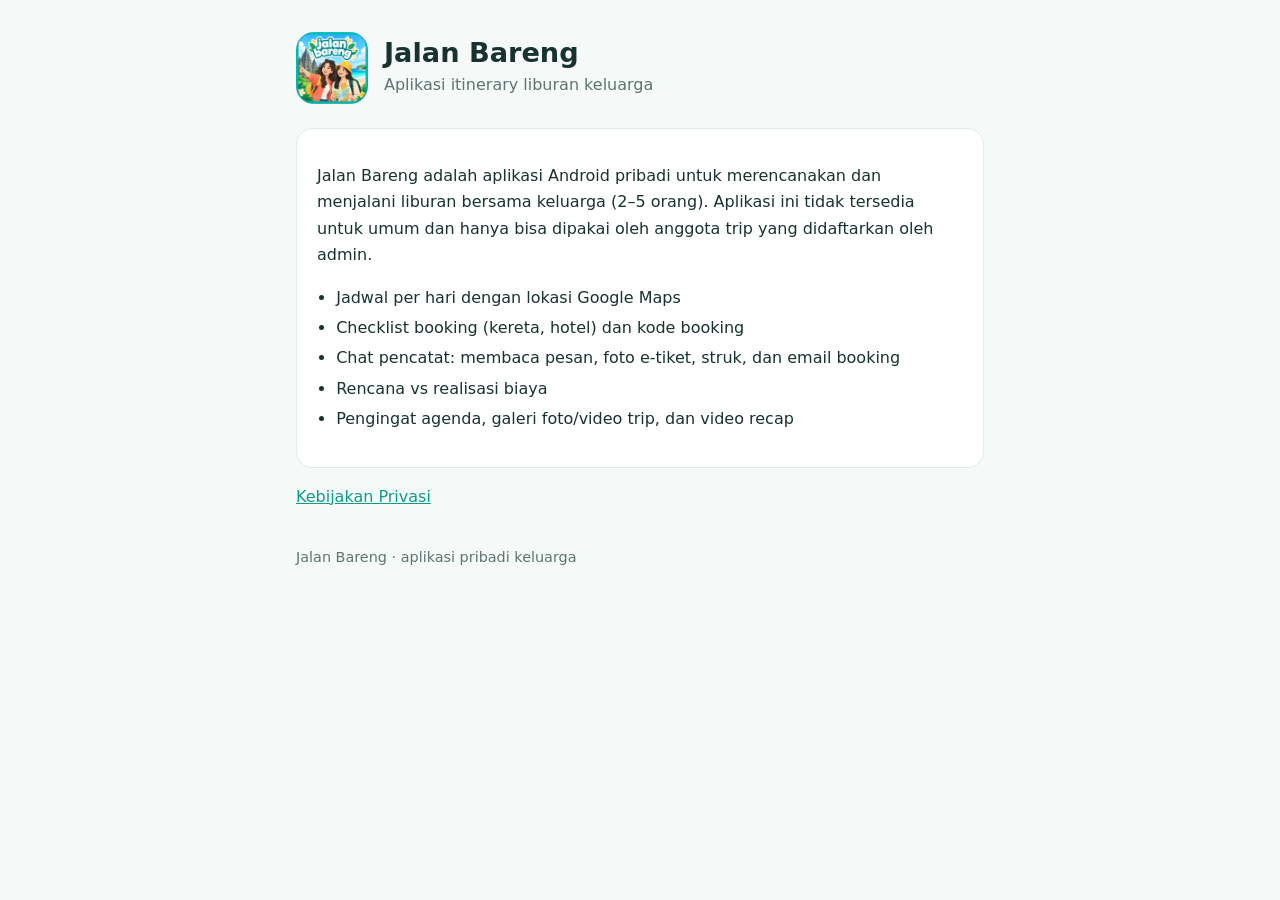
<file: index.html>
<!doctype html><html lang="id"><head><meta charset="utf-8"><title>Jalan Bareng</title>
<meta http-equiv="refresh" content="0; url=jalanbareng/"></head><body><a href="jalanbareng/">Jalan Bareng</a></body></html>
</file>
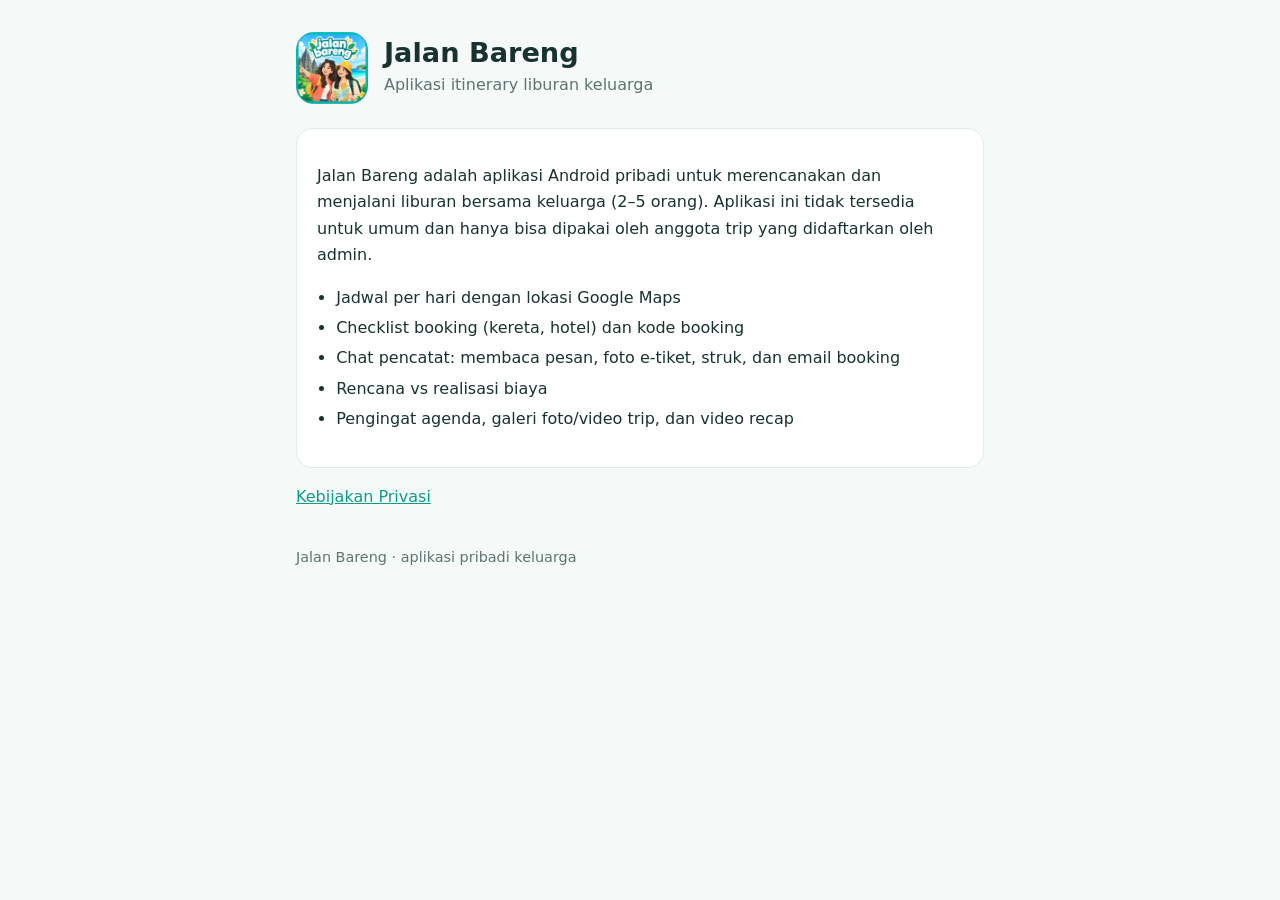
<file: jalanbareng/index.html>
<!doctype html>
<html lang="id"><head><meta charset="utf-8"><meta name="viewport" content="width=device-width,initial-scale=1">
<title>Jalan Bareng</title><link rel="stylesheet" href="style.css"><link rel="icon" href="logo.png"></head>
<body><main>
<header><img src="logo.png" alt="Logo Jalan Bareng"><div><h1>Jalan Bareng</h1><p class="sub">Aplikasi itinerary liburan keluarga</p></div></header>
<div class="card">
<p>Jalan Bareng adalah aplikasi Android pribadi untuk merencanakan dan menjalani liburan bersama keluarga (2–5 orang). Aplikasi ini tidak tersedia untuk umum dan hanya bisa dipakai oleh anggota trip yang didaftarkan oleh admin.</p>
<ul>
<li>Jadwal per hari dengan lokasi Google Maps</li>
<li>Checklist booking (kereta, hotel) dan kode booking</li>
<li>Chat pencatat: membaca pesan, foto e-tiket, struk, dan email booking</li>
<li>Rencana vs realisasi biaya</li>
<li>Pengingat agenda, galeri foto/video trip, dan video recap</li>
</ul>
</div>
<p><a href="privacy.html">Kebijakan Privasi</a></p>
<footer>Jalan Bareng · aplikasi pribadi keluarga</footer>
</main></body></html>
</file>
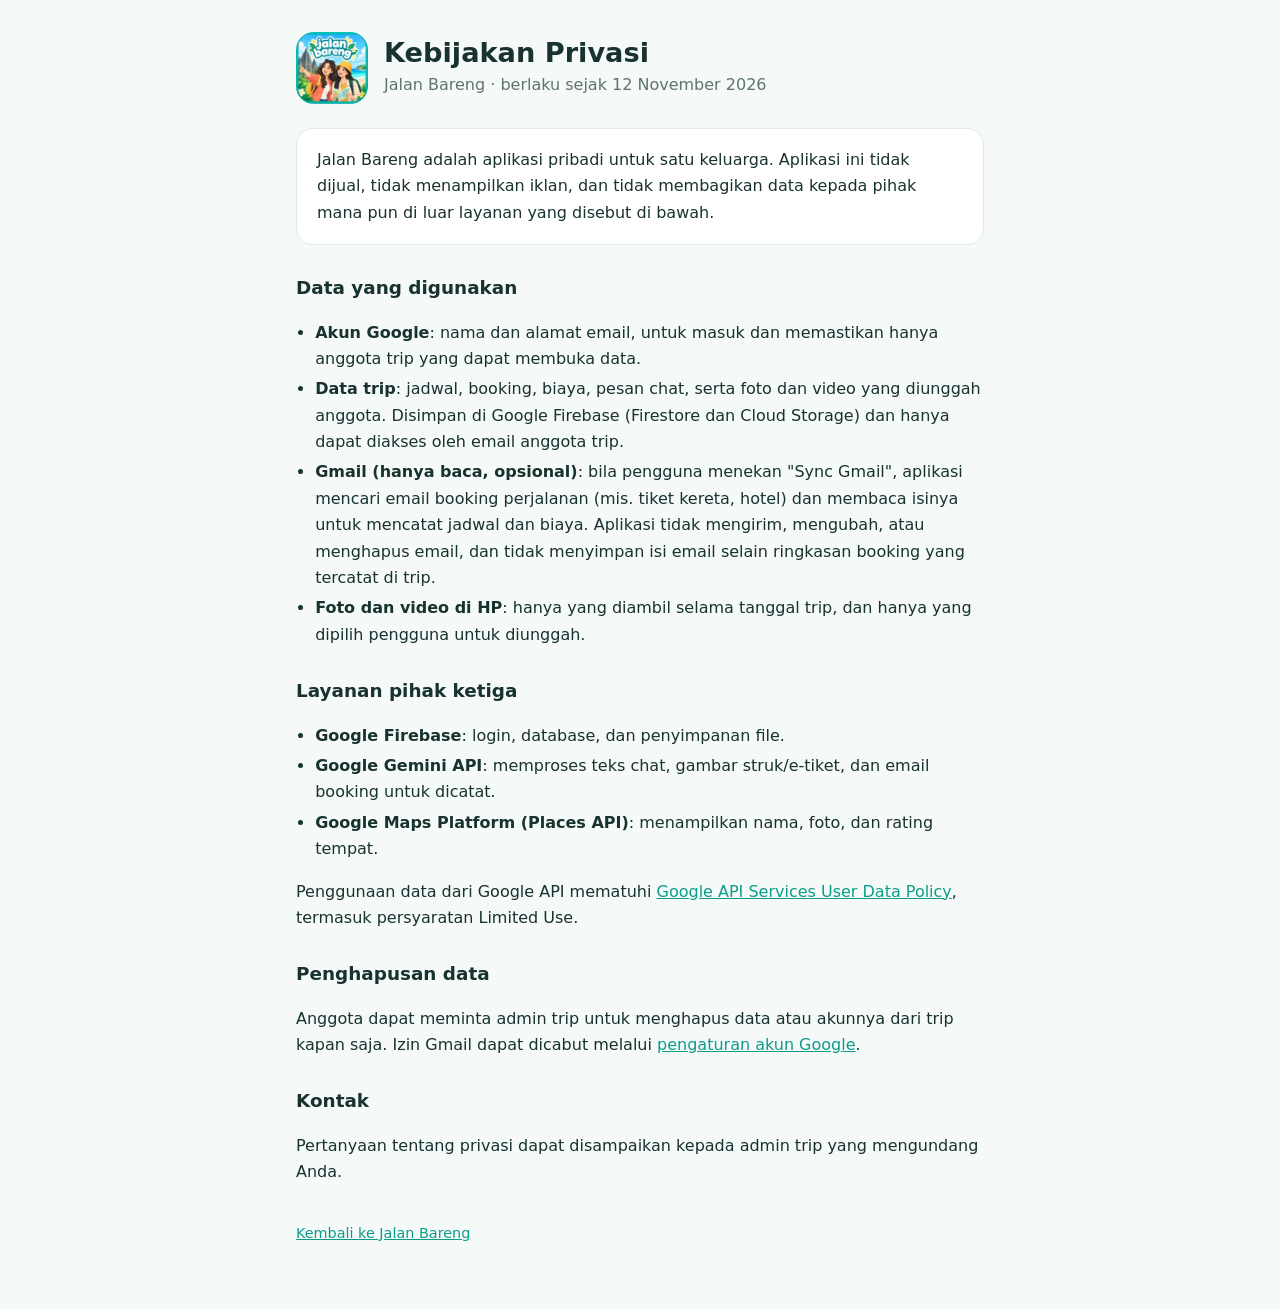
<file: jalanbareng/privacy.html>
<!doctype html>
<html lang="id"><head><meta charset="utf-8"><meta name="viewport" content="width=device-width,initial-scale=1">
<title>Kebijakan Privasi Jalan Bareng</title><link rel="stylesheet" href="style.css"><link rel="icon" href="logo.png"></head>
<body><main>
<header><img src="logo.png" alt="Logo Jalan Bareng"><div><h1>Kebijakan Privasi</h1><p class="sub">Jalan Bareng · berlaku sejak 12 November 2026</p></div></header>

<div class="card">Jalan Bareng adalah aplikasi pribadi untuk satu keluarga. Aplikasi ini tidak dijual, tidak menampilkan iklan, dan tidak membagikan data kepada pihak mana pun di luar layanan yang disebut di bawah.</div>

<h2>Data yang digunakan</h2>
<ul>
<li><b>Akun Google</b>: nama dan alamat email, untuk masuk dan memastikan hanya anggota trip yang dapat membuka data.</li>
<li><b>Data trip</b>: jadwal, booking, biaya, pesan chat, serta foto dan video yang diunggah anggota. Disimpan di Google Firebase (Firestore dan Cloud Storage) dan hanya dapat diakses oleh email anggota trip.</li>
<li><b>Gmail (hanya baca, opsional)</b>: bila pengguna menekan "Sync Gmail", aplikasi mencari email booking perjalanan (mis. tiket kereta, hotel) dan membaca isinya untuk mencatat jadwal dan biaya. Aplikasi tidak mengirim, mengubah, atau menghapus email, dan tidak menyimpan isi email selain ringkasan booking yang tercatat di trip.</li>
<li><b>Foto dan video di HP</b>: hanya yang diambil selama tanggal trip, dan hanya yang dipilih pengguna untuk diunggah.</li>
</ul>

<h2>Layanan pihak ketiga</h2>
<ul>
<li><b>Google Firebase</b>: login, database, dan penyimpanan file.</li>
<li><b>Google Gemini API</b>: memproses teks chat, gambar struk/e-tiket, dan email booking untuk dicatat.</li>
<li><b>Google Maps Platform (Places API)</b>: menampilkan nama, foto, dan rating tempat.</li>
</ul>
<p>Penggunaan data dari Google API mematuhi <a href="https://developers.google.com/terms/api-services-user-data-policy">Google API Services User Data Policy</a>, termasuk persyaratan Limited Use.</p>

<h2>Penghapusan data</h2>
<p>Anggota dapat meminta admin trip untuk menghapus data atau akunnya dari trip kapan saja. Izin Gmail dapat dicabut melalui <a href="https://myaccount.google.com/permissions">pengaturan akun Google</a>.</p>

<h2>Kontak</h2>
<p>Pertanyaan tentang privasi dapat disampaikan kepada admin trip yang mengundang Anda.</p>

<footer><a href="index.html">Kembali ke Jalan Bareng</a></footer>
</main></body></html>
</file>
<file: jalanbareng/style.css>
:root{--bg:#f5f9f8;--card:#fff;--ink:#183230;--muted:#5d7471;--tosca:#0e9c8a;--line:#e1ebe8}
@media (prefers-color-scheme:dark){:root{--bg:#0f1918;--card:#16211f;--ink:#e6f1ef;--muted:#9bb2ae;--tosca:#3cc3b0;--line:#26332f}}
*{box-sizing:border-box}body{margin:0;background:var(--bg);color:var(--ink);font:16px/1.65 system-ui,-apple-system,"Segoe UI",Roboto,sans-serif}
main{max-width:720px;margin:0 auto;padding:32px max(16px,env(safe-area-inset-left)) 64px}
header{display:flex;gap:16px;align-items:center;margin-bottom:24px}header img{width:72px;height:72px;border-radius:18px}
h1{font-size:1.7rem;margin:0;line-height:1.2}h2{font-size:1.15rem;margin:28px 0 6px}.sub{color:var(--muted);margin:2px 0 0}
.card{background:var(--card);border:1px solid var(--line);border-radius:16px;padding:18px 20px;margin:14px 0}
a{color:var(--tosca)}ul{padding-left:1.2em}li{margin:4px 0}footer{color:var(--muted);font-size:.9rem;margin-top:36px}
</file>
